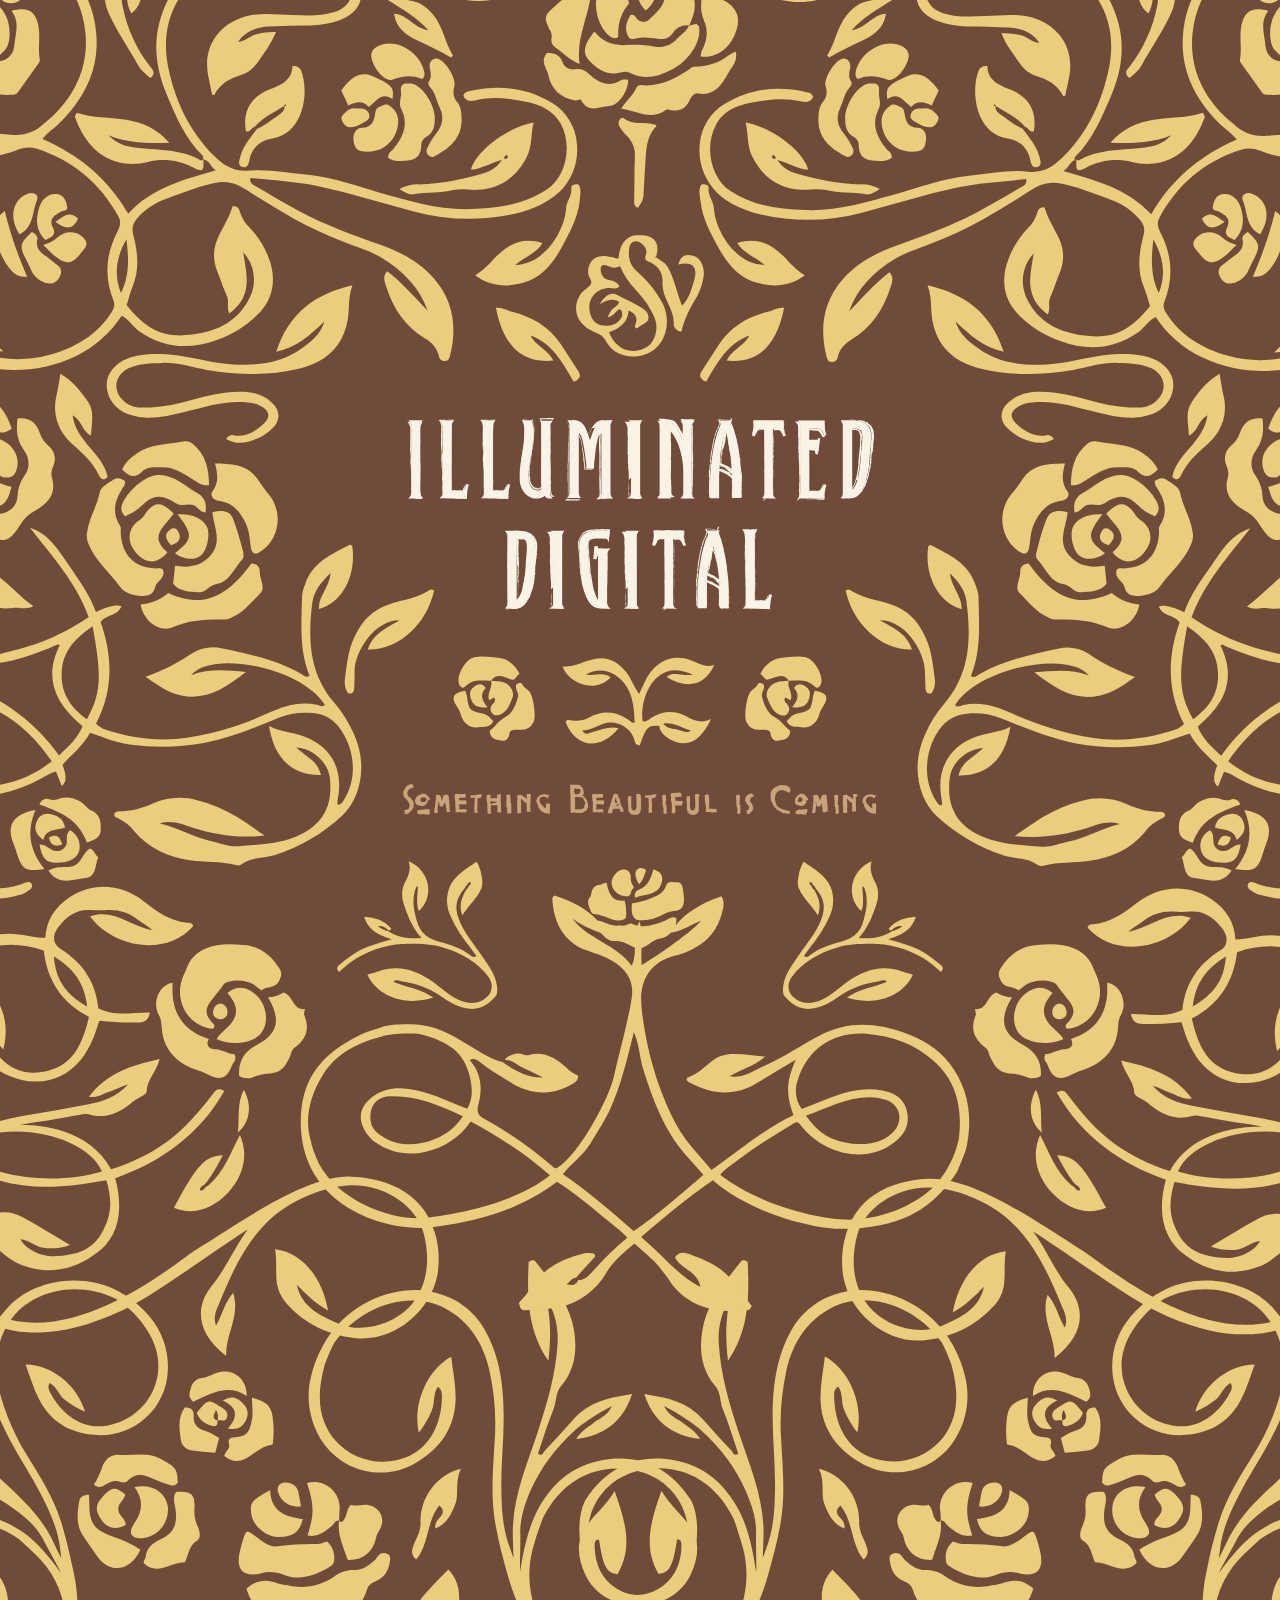
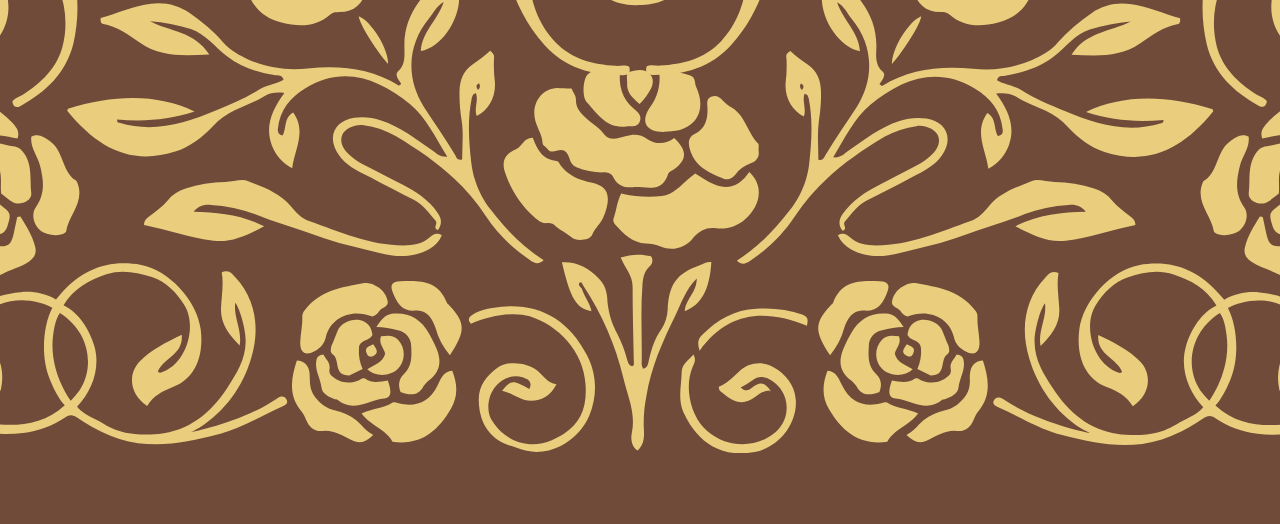
<file: index.html>
<!DOCTYPE html>
<html lang="en">
<head>
  <meta charset="UTF-8">
  <title>Illuminated Digital</title>
  <meta charset="utf-8">
  <meta content="width=device-width, initial-scale=1"
        name="viewport">
  <link href="./style.css"
        rel="stylesheet">
</head>
<body>
  <!-- partial:index.partial.html -->
  <div class="wrapper">
    <div class="svg-container">
          <img src="bb-home-r03b.svg" alt="Illuminated Digital... Something beautiful is coming."/>
    </div>
  </div><!-- partial -->
</body>
</html>
</file>
<file: style.css>
/**
 * SVG as Embedded Code
 *
 * @note  Requires uncommenting the SVG code in the HTML.
 */
body {
  background-color: #714b39;
  overflow: hidden;
}

.svg-container {
  transform: scale(1.2);
  margin-top: calc(-8vh - calc(4vw - calc(100px - 4vw)));
}
</file>
